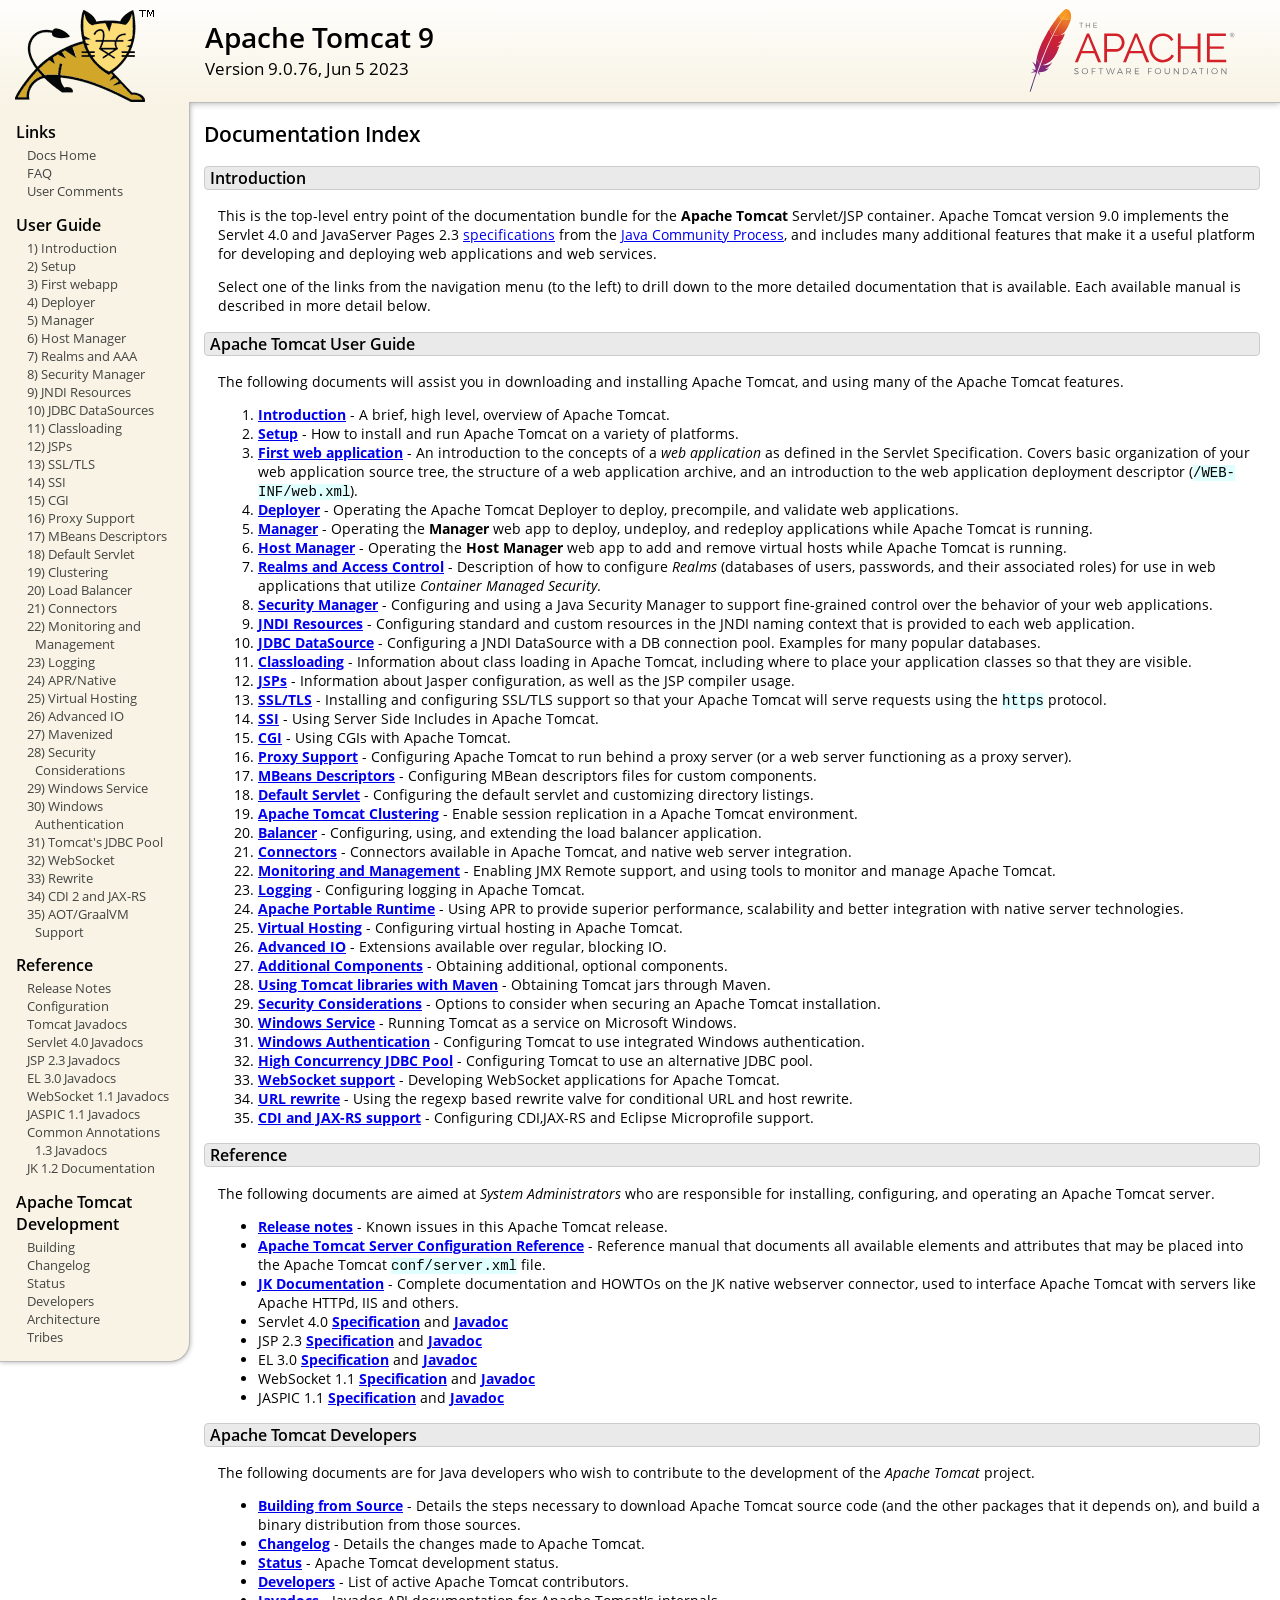
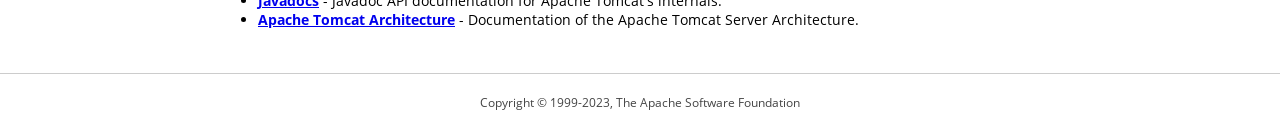
<file: webapps/docs/index.html>
<!DOCTYPE html SYSTEM "about:legacy-compat">
<html lang="en"><head><META http-equiv="Content-Type" content="text/html; charset=UTF-8"><link href="./images/docs-stylesheet.css" rel="stylesheet" type="text/css"><title>Apache Tomcat 9 (9.0.76) - Documentation Index</title><meta name="author" content="Craig R. McClanahan"><meta name="author" content="Remy Maucherat"><meta name="author" content="Yoav Shapira"></head><body><div id="wrapper"><header><div id="header"><div><div><div class="logo noPrint"><a href="https://tomcat.apache.org/"><img alt="Tomcat Home" src="./images/tomcat.png"></a></div><div style="height: 1px;"></div><div class="asfLogo noPrint"><a href="https://www.apache.org/" target="_blank"><img src="./images/asf-logo.svg" alt="The Apache Software Foundation" style="width: 266px; height: 83px;"></a></div><h1>Apache Tomcat 9</h1><div class="versionInfo">
            Version 9.0.76,
            <time datetime="2023-06-05">Jun 5 2023</time></div><div style="height: 1px;"></div><div style="clear: left;"></div></div></div></div></header><div id="middle"><div><div id="mainLeft" class="noprint"><div><nav><div><h2>Links</h2><ul><li><a href="index.html">Docs Home</a></li><li><a href="https://cwiki.apache.org/confluence/display/TOMCAT/FAQ">FAQ</a></li><li><a href="#comments_section">User Comments</a></li></ul></div><div><h2>User Guide</h2><ul><li><a href="introduction.html">1) Introduction</a></li><li><a href="setup.html">2) Setup</a></li><li><a href="appdev/index.html">3) First webapp</a></li><li><a href="deployer-howto.html">4) Deployer</a></li><li><a href="manager-howto.html">5) Manager</a></li><li><a href="host-manager-howto.html">6) Host Manager</a></li><li><a href="realm-howto.html">7) Realms and AAA</a></li><li><a href="security-manager-howto.html">8) Security Manager</a></li><li><a href="jndi-resources-howto.html">9) JNDI Resources</a></li><li><a href="jndi-datasource-examples-howto.html">10) JDBC DataSources</a></li><li><a href="class-loader-howto.html">11) Classloading</a></li><li><a href="jasper-howto.html">12) JSPs</a></li><li><a href="ssl-howto.html">13) SSL/TLS</a></li><li><a href="ssi-howto.html">14) SSI</a></li><li><a href="cgi-howto.html">15) CGI</a></li><li><a href="proxy-howto.html">16) Proxy Support</a></li><li><a href="mbeans-descriptors-howto.html">17) MBeans Descriptors</a></li><li><a href="default-servlet.html">18) Default Servlet</a></li><li><a href="cluster-howto.html">19) Clustering</a></li><li><a href="balancer-howto.html">20) Load Balancer</a></li><li><a href="connectors.html">21) Connectors</a></li><li><a href="monitoring.html">22) Monitoring and Management</a></li><li><a href="logging.html">23) Logging</a></li><li><a href="apr.html">24) APR/Native</a></li><li><a href="virtual-hosting-howto.html">25) Virtual Hosting</a></li><li><a href="aio.html">26) Advanced IO</a></li><li><a href="maven-jars.html">27) Mavenized</a></li><li><a href="security-howto.html">28) Security Considerations</a></li><li><a href="windows-service-howto.html">29) Windows Service</a></li><li><a href="windows-auth-howto.html">30) Windows Authentication</a></li><li><a href="jdbc-pool.html">31) Tomcat's JDBC Pool</a></li><li><a href="web-socket-howto.html">32) WebSocket</a></li><li><a href="rewrite.html">33) Rewrite</a></li><li><a href="cdi.html">34) CDI 2 and JAX-RS</a></li><li><a href="graal.html">35) AOT/GraalVM Support</a></li></ul></div><div><h2>Reference</h2><ul><li><a href="RELEASE-NOTES.txt">Release Notes</a></li><li><a href="config/index.html">Configuration</a></li><li><a href="api/index.html">Tomcat Javadocs</a></li><li><a href="servletapi/index.html">Servlet 4.0 Javadocs</a></li><li><a href="jspapi/index.html">JSP 2.3 Javadocs</a></li><li><a href="elapi/index.html">EL 3.0 Javadocs</a></li><li><a href="websocketapi/index.html">WebSocket 1.1 Javadocs</a></li><li><a href="jaspicapi/index.html">JASPIC 1.1 Javadocs</a></li><li><a href="annotationapi/index.html">Common Annotations 1.3 Javadocs</a></li><li><a href="https://tomcat.apache.org/connectors-doc/">JK 1.2 Documentation</a></li></ul></div><div><h2>Apache Tomcat Development</h2><ul><li><a href="building.html">Building</a></li><li><a href="changelog.html">Changelog</a></li><li><a href="https://cwiki.apache.org/confluence/display/TOMCAT/Tomcat+Versions">Status</a></li><li><a href="developers.html">Developers</a></li><li><a href="architecture/index.html">Architecture</a></li><li><a href="tribes/introduction.html">Tribes</a></li></ul></div></nav></div></div><div id="mainRight"><div id="content"><h2>Documentation Index</h2><h3 id="Introduction">Introduction</h3><div class="text">

<p>This is the top-level entry point of the documentation bundle for the
<strong>Apache Tomcat</strong> Servlet/JSP container.  Apache Tomcat version
9.0 implements the Servlet 4.0 and JavaServer Pages 2.3
<a href="https://cwiki.apache.org/confluence/display/TOMCAT/Specifications">specifications</a> from the
<a href="https://www.jcp.org">Java Community Process</a>, and includes many
additional features that make it a useful platform for developing and deploying
web applications and web services.</p>

<p>Select one of the links from the navigation menu (to the left) to drill
down to the more detailed documentation that is available.  Each available
manual is described in more detail below.</p>

</div><h3 id="Apache_Tomcat_User_Guide">Apache Tomcat User Guide</h3><div class="text">

<p>The following documents will assist you in downloading and installing
Apache Tomcat, and using many of the Apache Tomcat features.</p>

<ol>
<li><a href="introduction.html"><strong>Introduction</strong></a> - A
    brief, high level, overview of Apache Tomcat.</li>
<li><a href="setup.html"><strong>Setup</strong></a> - How to install and run
    Apache Tomcat on a variety of platforms.</li>
<li><a href="appdev/index.html"><strong>First web application</strong></a>
    - An introduction to the concepts of a <em>web application</em> as defined
    in the Servlet Specification.  Covers basic organization of your web application
    source tree, the structure of a web application archive, and an
    introduction to the web application deployment descriptor
    (<code>/WEB-INF/web.xml</code>).</li>
<li><a href="deployer-howto.html"><strong>Deployer</strong></a> -
    Operating the Apache Tomcat Deployer to deploy, precompile, and validate web
    applications.</li>
<li><a href="manager-howto.html"><strong>Manager</strong></a> -
    Operating the <strong>Manager</strong> web app to deploy, undeploy, and
    redeploy applications while Apache Tomcat is running.</li>
<li><a href="host-manager-howto.html"><strong>Host Manager</strong></a> -
    Operating the <strong>Host Manager</strong> web app to add and remove
    virtual hosts while Apache Tomcat is running.</li>
<li><a href="realm-howto.html"><strong>Realms and Access Control</strong></a>
    - Description of how to configure <em>Realms</em> (databases of users,
    passwords, and their associated roles) for use in web applications that
    utilize <em>Container Managed Security</em>.</li>
<li><a href="security-manager-howto.html"><strong>Security Manager</strong></a>
    - Configuring and using a Java Security Manager to
    support fine-grained control over the behavior of your web applications.
    </li>
<li><a href="jndi-resources-howto.html"><strong>JNDI Resources</strong></a>
    - Configuring standard and custom resources in the JNDI naming context
    that is provided to each web application.</li>
<li><a href="jndi-datasource-examples-howto.html">
    <strong>JDBC DataSource</strong></a>
    - Configuring a JNDI DataSource with a DB connection pool.
    Examples for many popular databases.</li>
<li><a href="class-loader-howto.html"><strong>Classloading</strong></a>
    - Information about class loading in Apache Tomcat, including where to place
    your application classes so that they are visible.</li>
<li><a href="jasper-howto.html"><strong>JSPs</strong></a>
    - Information about Jasper configuration, as well as the JSP compiler
    usage.</li>
<li><a href="ssl-howto.html"><strong>SSL/TLS</strong></a> -
    Installing and configuring SSL/TLS support so that your Apache Tomcat will
    serve requests using the <code>https</code> protocol.</li>
<li><a href="ssi-howto.html"><strong>SSI</strong></a> -
    Using Server Side Includes in Apache Tomcat.</li>
<li><a href="cgi-howto.html"><strong>CGI</strong></a> -
    Using CGIs with Apache Tomcat.</li>
<li><a href="proxy-howto.html"><strong>Proxy Support</strong></a> -
    Configuring Apache Tomcat to run behind a proxy server (or a web server
    functioning as a proxy server).</li>
<li><a href="mbeans-descriptors-howto.html"><strong>MBeans Descriptors</strong></a> -
    Configuring MBean descriptors files for custom components.</li>
<li><a href="default-servlet.html"><strong>Default Servlet</strong></a> -
    Configuring the default servlet and customizing directory listings.</li>
<li><a href="cluster-howto.html"><strong>Apache Tomcat Clustering</strong></a> -
    Enable session replication in a Apache Tomcat environment.</li>
<li><a href="balancer-howto.html"><strong>Balancer</strong></a> -
    Configuring, using, and extending the load balancer application.</li>
<li><a href="connectors.html"><strong>Connectors</strong></a> -
    Connectors available in Apache Tomcat, and native web server integration.</li>
<li><a href="monitoring.html"><strong>Monitoring and Management</strong></a> -
    Enabling JMX Remote support, and using tools to monitor and manage Apache Tomcat.</li>
<li><a href="logging.html"><strong>Logging</strong></a> -
    Configuring logging in Apache Tomcat.</li>
<li><a href="apr.html"><strong>Apache Portable Runtime</strong></a> -
    Using APR to provide superior performance, scalability and better
    integration with native server technologies.</li>
<li><a href="virtual-hosting-howto.html"><strong>Virtual Hosting</strong></a> -
    Configuring virtual hosting in Apache Tomcat.</li>
<li><a href="aio.html"><strong>Advanced IO</strong></a> -
    Extensions available over regular, blocking IO.</li>
<li><a href="extras.html"><strong>Additional Components</strong></a> -
    Obtaining additional, optional components.</li>
<li><a href="maven-jars.html"><strong>Using Tomcat libraries with Maven</strong></a> -
    Obtaining Tomcat jars through Maven.</li>
<li><a href="security-howto.html"><strong>Security Considerations</strong></a> -
    Options to consider when securing an Apache Tomcat installation.</li>
<li><a href="windows-service-howto.html"><strong>Windows Service</strong></a> -
    Running Tomcat as a service on Microsoft Windows.</li>
<li><a href="windows-auth-howto.html"><strong>Windows Authentication</strong></a> -
    Configuring Tomcat to use integrated Windows authentication.</li>
<li><a href="jdbc-pool.html"><strong>High Concurrency JDBC Pool</strong></a> -
    Configuring Tomcat to use an alternative JDBC pool.</li>
<li><a href="web-socket-howto.html"><strong>WebSocket support</strong></a> -
    Developing WebSocket applications for Apache Tomcat.</li>
<li><a href="rewrite.html"><strong>URL rewrite</strong></a> -
    Using the regexp based rewrite valve for conditional URL and host rewrite.</li>
<li><a href="cdi.html"><strong>CDI and JAX-RS support</strong></a> -
    Configuring CDI,JAX-RS and Eclipse Microprofile support.</li>
</ol>

</div><h3 id="Reference">Reference</h3><div class="text">

<p>The following documents are aimed at <em>System Administrators</em> who
are responsible for installing, configuring, and operating an Apache Tomcat server.
</p>
<ul>
<li><a href="RELEASE-NOTES.txt"><strong>Release notes</strong></a>
    - Known issues in this Apache Tomcat release.
    </li>
<li><a href="config/index.html"><strong>Apache Tomcat Server Configuration Reference</strong></a>
    - Reference manual that documents all available elements and attributes
      that may be placed into the Apache Tomcat <code>conf/server.xml</code> file.
    </li>
<li><a href="https://tomcat.apache.org/connectors-doc/index.html"><strong>JK Documentation</strong></a>
    - Complete documentation and HOWTOs on the JK native webserver connector,
      used to interface Apache Tomcat with servers like Apache HTTPd, IIS
      and others.</li>
<li>Servlet 4.0
    <a href="https://jcp.org/aboutJava/communityprocess/final/jsr369/index.html">
    <strong>Specification</strong></a> and
    <a href="https://javaee.github.io/javaee-spec/javadocs/javax/servlet/package-summary.html">
    <strong>Javadoc</strong></a>
    </li>
<li>JSP 2.3
    <a href="https://jcp.org/aboutJava/communityprocess/mrel/jsr245/index2.html">
    <strong>Specification</strong></a> and
    <a href="http://docs.oracle.com/javaee/7/api/javax/servlet/jsp/package-summary.html">
    <strong>Javadoc</strong></a>
    </li>
<li>EL 3.0
    <a href="https://jcp.org/aboutJava/communityprocess/final/jsr341/index.html">
    <strong>Specification</strong></a> and
    <a href="http://docs.oracle.com/javaee/7/api/javax/el/package-summary.html">
    <strong>Javadoc</strong></a>
    </li>
<li>WebSocket 1.1
    <a href="https://jcp.org/aboutJava/communityprocess/mrel/jsr356/index.html">
    <strong>Specification</strong></a> and
    <a href="http://docs.oracle.com/javaee/7/api/javax/websocket/package-summary.html">
    <strong>Javadoc</strong></a>
    </li>
<li>JASPIC 1.1
    <a href="https://jcp.org/aboutJava/communityprocess/mrel/jsr196/index.html">
    <strong>Specification</strong></a> and
    <a href="http://docs.oracle.com/javaee/7/api/javax/security/auth/message/package-summary.html">
    <strong>Javadoc</strong></a>
    </li>
</ul>

</div><h3 id="Apache_Tomcat_Developers">Apache Tomcat Developers</h3><div class="text">

<p>The following documents are for Java developers who wish to contribute to
the development of the <em>Apache Tomcat</em> project.</p>
<ul>
<li><a href="building.html"><strong>Building from Source</strong></a> -
    Details the steps necessary to download Apache Tomcat source code (and the
    other packages that it depends on), and build a binary distribution from
    those sources.
    </li>
<li><a href="changelog.html"><strong>Changelog</strong></a> - Details the
    changes made to Apache Tomcat.
    </li>
<li><a href="https://wiki.apache.org/tomcat/TomcatVersions"><strong>Status</strong></a> -
    Apache Tomcat development status.
    </li>
<li><a href="developers.html"><strong>Developers</strong></a> - List of active
    Apache Tomcat contributors.
    </li>
<li><a href="api/index.html"><strong>Javadocs</strong></a>
    - Javadoc API documentation for Apache Tomcat's internals.</li>
<li><a href="architecture/index.html"><strong>Apache Tomcat Architecture</strong></a>
    - Documentation of the Apache Tomcat Server Architecture.</li>
</ul>

</div></div></div></div></div><footer><div id="footer">
    Copyright &copy; 1999-2023, The Apache Software Foundation
    </div></footer></div></body></html>
</file>
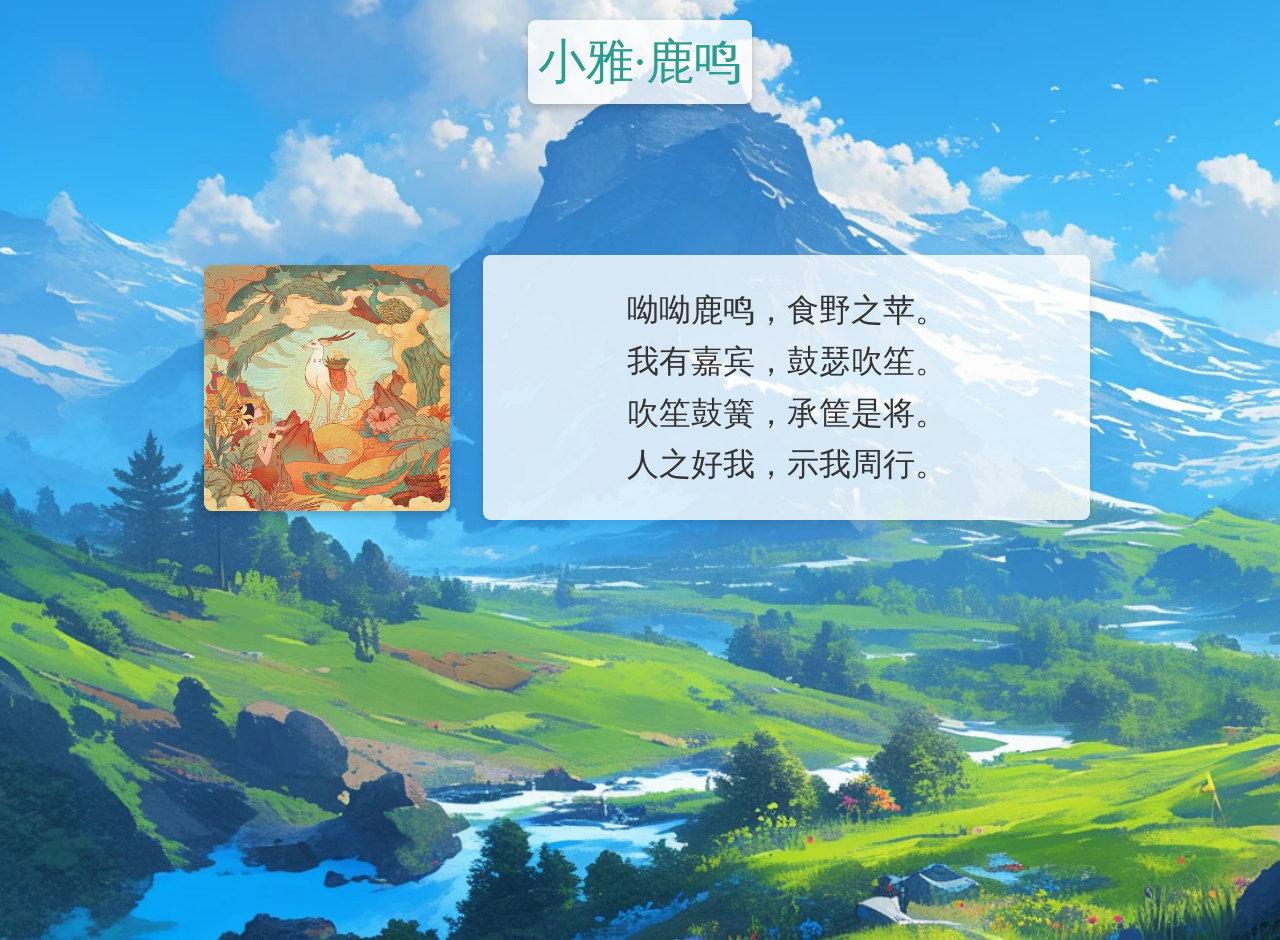
<file: webapps/examples/index.html>
<!DOCTYPE html>
<html lang="zh-CN">
<head>
    <meta charset="UTF-8">
    <meta name="viewport" content="width=device-width, initial-scale=1.0">
    <title>鹿鸣 - 诗经</title>
    <style>
        body {
            background-image: url('bg.png');
            background-repeat: no-repeat;
            background-size: cover;
            font-family: "宋体", serif;
            color: #333;
            margin: 0;
            padding: 20px;
            display: flex;
            flex-direction: column;
            align-items: center;
            justify-content: center;
            height: 100vh;
            overflow: hidden;
        }

        .title {
            font-size: 3em;
            color: #2a9d8f;
            cursor: pointer;
            transition: color 0.3s, font-weight 0.3s;
            margin-bottom: 30px;
            text-decoration: none; 
	    background-color: rgba(255, 255, 255, 0.8);
            border-radius: 8px; 
            box-shadow: 0 4px 8px rgba(0, 0, 0, 0.2);
            text-align: center;
	    padding: 10px;
        }

        .title:hover {
            font-weight: bold;
            color: #e76f51;
        }

        .container {
            display: flex;
            align-items: center;
            width: 100%;
            max-width: 900px;
            margin: auto;
            gap: 20px;
	    margin-bottom: 400px;
        }

        .image-container {
            flex: 1;
            display: flex;
            justify-content: center;
            align-items: center;
        }

        img {
            max-width: 100%;
            height: auto;
            border-radius: 8px;
            box-shadow: 0 4px 8px rgba(0, 0, 0, 0.2);
            width: 90%;
            object-fit: cover;
        }

        .poem-container {
            flex: 2;
            background-color: rgba(255, 255, 255, 0.8);
            padding: 30px;
            border-radius: 8px;
            box-shadow: 0 4px 8px rgba(0, 0, 0, 0.1);
            display: flex;
            justify-content: center;
            align-items: center;
        }

        .content {
            font-size: 2em;
            line-height: 1.6;
            color: #333;
            text-align: center;
            margin: 0;
            cursor: pointer; 
            text-decoration: none; 
        }

        .content:hover {
            font-weight: bold; 
            color: #e76f51; 
        }
    </style>
</head>
<body>

    <audio autoplay loop>
        <source src="looknight.mp3" type="audio/mpeg">
    </audio>

    <a href="poem_info.html" class="title">小雅·鹿鸣</a>
    <div class="container">
        <div class="image-container">
            <img src="OIP.jpeg" alt="鹿鸣背景图片" title="鹿鸣">
        </div>
        <div class="poem-container">
            <a href="poem_info.html" class="content">
                呦呦鹿鸣，食野之苹。<br>
                我有嘉宾，鼓瑟吹笙。<br>
                吹笙鼓簧，承筐是将。<br>
                人之好我，示我周行。
            </a>
        </div>
    </div>

</body>
</html>
</file>
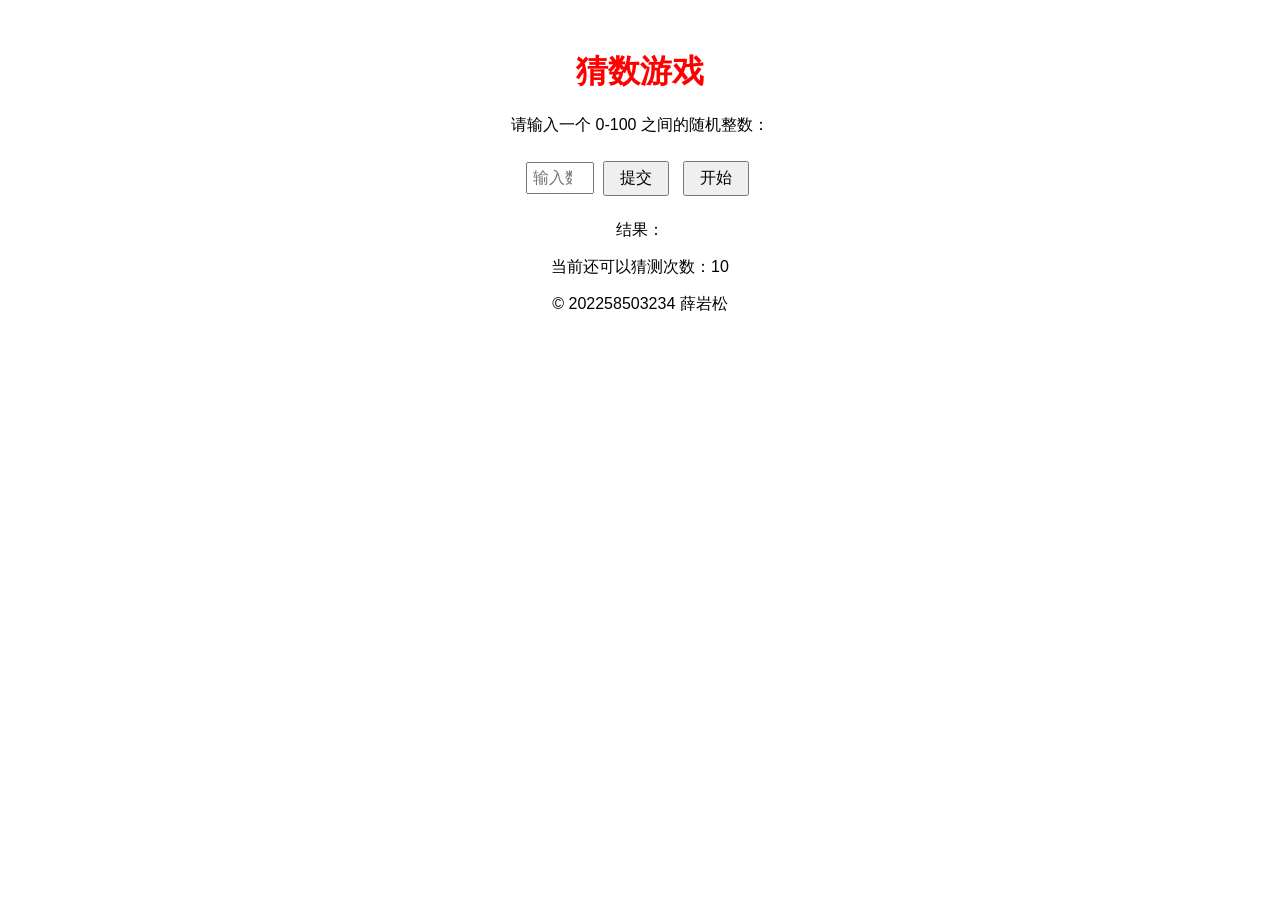
<file: webapps/front-game-js/index.html>
<!DOCTYPE html>
<html lang="en">
<head>
    <meta charset="UTF-8">
    <meta name="viewport" content="width=device-width, initial-scale=1.0">
    <title>猜数游戏</title>
    <style>
        body {
            font-family: Arial, sans-serif;
            text-align: center;
            margin: 50px;
        }
        h1 {
            color: red;
        }
        input {
            margin: 10px 0;
            padding: 5px;
            font-size: 16px;
        }
        button {
            padding: 5px 15px;
            font-size: 16px;
            margin: 5px;
        }
    </style>
</head>
<body>
    <h1>猜数游戏</h1>
    <p>请输入一个 0-100 之间的随机整数：</p>
    <input type="number" id="guessInput" placeholder="输入数字" min="0" max="100">
    <button id="submitBtn">提交</button>
    <button id="startBtn">开始</button>
    <p>结果：<span id="result"></span></p>
    <p>当前还可以猜测次数：<span id="remainingAttempts">10</span></p>
    <script>
        let randomNumber;
        let attempts = 10;

        function resetGame() {
            randomNumber = Math.floor(Math.random() * 101);
            attempts = 10;
            document.getElementById('result').innerText = '';
            document.getElementById('remainingAttempts').innerText = attempts;
            document.getElementById('guessInput').value = '';
            alert("游戏开始！请猜一个 0-100 之间的数字！");
        }

        document.getElementById('startBtn').addEventListener('click', resetGame);

        document.getElementById('submitBtn').addEventListener('click', function () {
            if (attempts === 0) {
                alert("游戏结束，请点击“开始”重新开始！");
                return;
            }

            const userGuess = parseInt(document.getElementById('guessInput').value);
            if (isNaN(userGuess) || userGuess < 0 || userGuess > 100) {
                alert("请输入一个有效的数字（0-100之间）！");
                return;
            }

            attempts--;
            document.getElementById('remainingAttempts').innerText = attempts;

            if (userGuess === randomNumber) {
                document.getElementById('result').innerText = "恭喜你，猜对了！";
                alert("你赢了！点击“开始”重新开始！");
            } else if (userGuess > randomNumber) {
                document.getElementById('result').innerText = "太大了！";
            } else {
                document.getElementById('result').innerText = "太小了！";
            }

            if (attempts === 0 && userGuess !== randomNumber) {
                document.getElementById('result').innerText = `游戏结束，正确答案是 ${randomNumber}。`;
            }
        });

        // 初始化游戏
        resetGame();
    </script>
</body>
<footer>
    &copy; 202258503234 薛岩松
</footer>


</html>
</file>
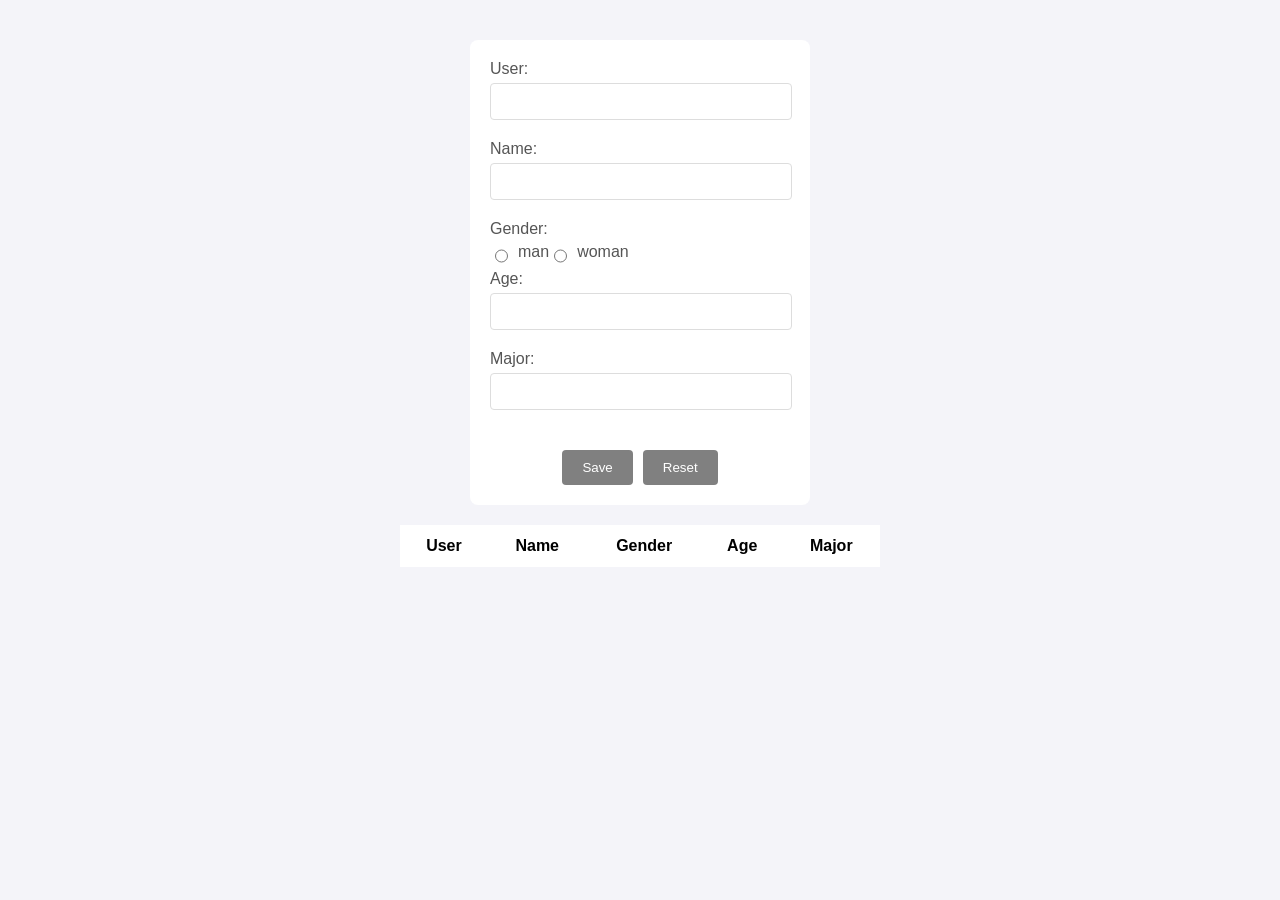
<file: webapps/front-is/index.html>
<!DOCTYPE html>
<html>

<head>
    <meta charset="UTF-8">
    <title>JS简单应用</title>
    <style>
        body {
            font-family: Arial, sans-serif;
            background-color: #f4f4f9;
            color: #333;
            margin: 0;
            padding: 20px;
        }

        h1 {
            text-align: center;
            color: #4a4a4a;
        }

        form,
        table {
            width: 300px;
            max-width: 480px;
            margin: 20px auto;
            background: white;
            padding: 20px;
            border-radius: 8px;
        }

        label {
            display: block;
            margin-bottom: 5px;
            color: #555;
        }

        input[type="text"],
        input[type="number"] {
            width: 280px;
            padding: 10px;
            margin-bottom: 20px;
            border: 1px solid #ddd;
            border-radius: 4px;
        }

        input[type="radio"] {
            margin-right: 10px;
        }

        .button-group {
            display: flex;
            justify-content: center;
            gap: 10px;
            margin-top: 20px;
        }

        button {
            padding: 10px 20px;
            border: none;
            border-radius: 4px;
            cursor: pointer;
            color: white;
            background-color: gray;
        }

        table {
            border-collapse: collapse;
            width: 100%;
        }

        th,
        td {
            padding: 12px 15px;
        }

        tbody tr:last-child td {
            border-bottom: none;
        }

        th {
            background-color: white;
            color: black;
        }
    </style>
</head>

<body>

    <form id="userInfoForm">
	    <label for="username">User:</label>
        <input type="text" id="username" name="username" required><br>

        <label for="name">Name:</label>
        <input type="text" id="name" name="name" required><br>

        <label>Gender:</label>
        <div style="display: inline-flex;">
            <input type="radio" id="male" name="gender" value="man">
            <label for="male">man</label>
            <input type="radio" id="female" name="gender" value="woman">
            <label for="female">woman</label>
        </div><br>

        <label for="age">Age:</label>
        <input type="number" id="age" name="age" min="0" required><br>

        <label for="job">Major:</label>
        <input type="text" id="job" name="job" required><br>

        <div class="button-group">
		<button type="button" onclick="saveUserInfo()">Save</button>
            <button type="reset">Reset</button>
        </div>
    </form>
    </form>

    <table id="userTable">
        <thead>
            <tr>
                <th>User</th>
                <th>Name</th>
                <th>Gender</th>
                <th>Age</th>
                <th>Major</th>
            </tr>
        </thead>
        <tbody>
            
        </tbody>
    </table>

    <script>
        function saveUserInfo() {
            const form = document.getElementById('userInfoForm');
            const tableBody = document.getElementById('userTable').getElementsByTagName('tbody')[0];
            const row = tableBody.insertRow();

            ['username', 'name', 'gender', 'age', 'job'].forEach(fieldName => {
                const cell = row.insertCell();
                cell.textContent = form.elements[fieldName].value;
            });

            form.reset();
        }
    </script>
</body>

</html>
</file>
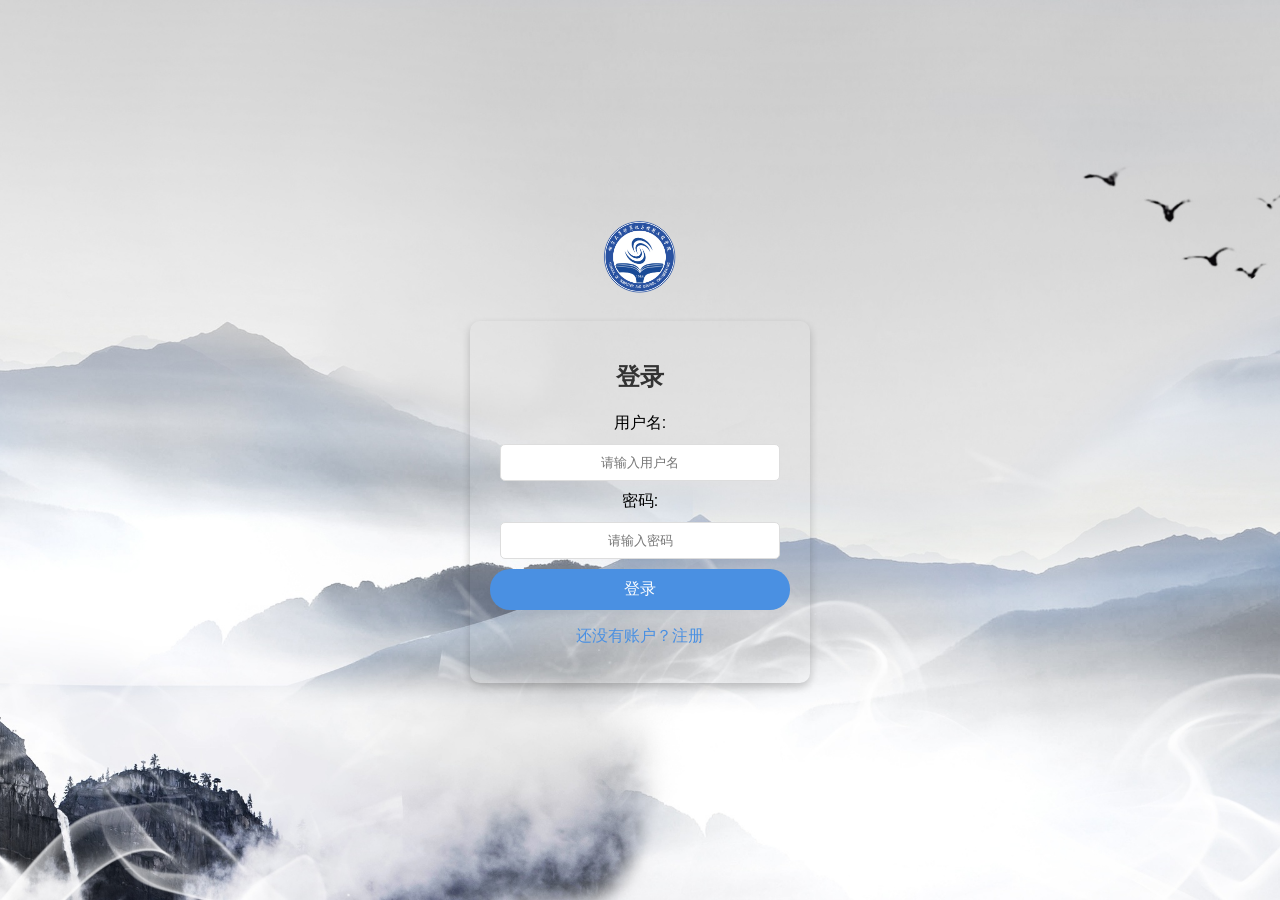
<file: webapps/front-learning/index.html>
<!DOCTYPE html>
<html lang="en">
<head>
    <meta charset="UTF-8">
    <meta name="viewport" content="width=device-width, initial-scale=1.0">
    <title>登录页面</title>
    <link rel="stylesheet" href="style.css">
</head>
<body>
    <div class="container">
        <img src="logo.png" alt="系统Logo" class="logo">
        <div class="form-background">
            <form action="#" method="post" class="login-form">
                <h2>登录</h2>
                <label for="username">用户名:</label>
                <input type="text" id="username" name="username" placeholder="请输入用户名" required>
                
                <label for="password">密码:</label>
                <input type="password" id="password" name="password" placeholder="请输入密码" required>

                <button type="submit" class="login-btn">登录</button>
            </form>
            <p><a href="register.html" class="register-link">还没有账户？注册</a></p>
        </div>
    </div>
</body>
</html>
</file>
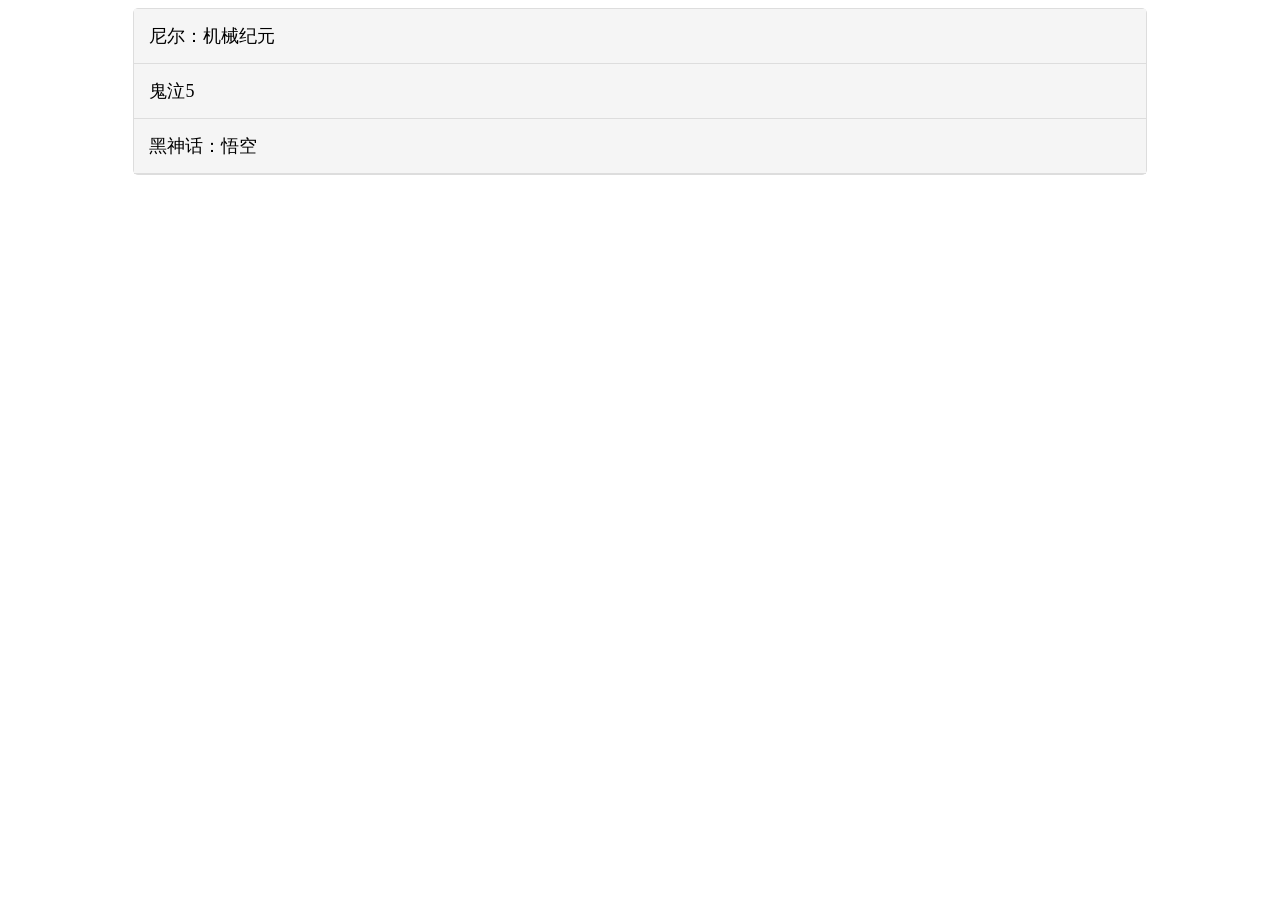
<file: webapps/front-select-down/index.html>
<!DOCTYPE html>
<html lang="en">
<head>
    <meta charset="UTF-8">
    <meta name="viewport" content="width=device-width, initial-scale=1.0">
    <title>test8</title>
    <link rel="stylesheet" href="styles.css">
</head>
<body>
    <div class="accordion">
        <div class="accordion-item">
            <input type="checkbox" id="item1" class="accordion-checkbox">
            <label for="item1" class="accordion-label">尼尔：机械纪元</label>
            <div class="accordion-content">
                <img src="nier.jpg"  class="content-image">
            </div>
        </div>
        <div class="accordion-item">
            <input type="checkbox" id="item2" class="accordion-checkbox">
            <label for="item2" class="accordion-label">鬼泣5</label>
            <div class="accordion-content">
                <img src="dmc5.jpg" class="content-image">
            </div>
        </div>
        <div class="accordion-item">
            <input type="checkbox" id="item3" class="accordion-checkbox">
            <label for="item3" class="accordion-label">黑神话：悟空</label>
            <div class="accordion-content">
                <img src="bmwk.jpg" class="content-image">
            </div>
        </div>
    </div>
</body>
</html>
</file>
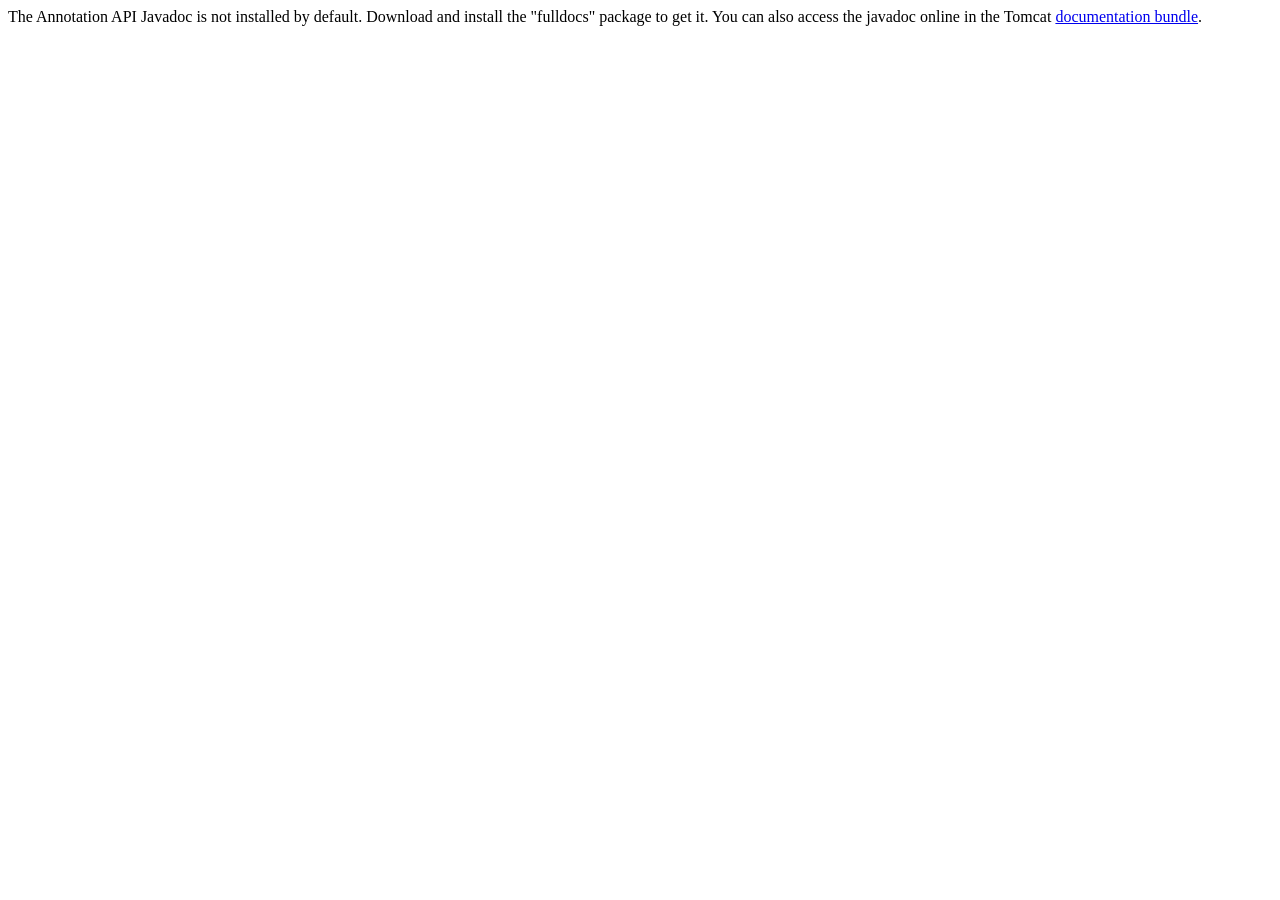
<file: webapps/docs/annotationapi/index.html>
<!--
  Licensed to the Apache Software Foundation (ASF) under one or more
  contributor license agreements.  See the NOTICE file distributed with
  this work for additional information regarding copyright ownership.
  The ASF licenses this file to You under the Apache License, Version 2.0
  (the "License"); you may not use this file except in compliance with
  the License.  You may obtain a copy of the License at

      http://www.apache.org/licenses/LICENSE-2.0

  Unless required by applicable law or agreed to in writing, software
  distributed under the License is distributed on an "AS IS" BASIS,
  WITHOUT WARRANTIES OR CONDITIONS OF ANY KIND, either express or implied.
  See the License for the specific language governing permissions and
  limitations under the License.
-->
<!DOCTYPE html>
<html>
<head>
    <meta charset="UTF-8" />
    <title>API docs</title>
</head>

<body>

The Annotation API Javadoc is not installed by default. Download and install
the "fulldocs" package to get it.

You can also access the javadoc online in the Tomcat
<a href="https://tomcat.apache.org/tomcat-9.0-doc/">
    documentation bundle</a>.

</body>
</html>
</file>
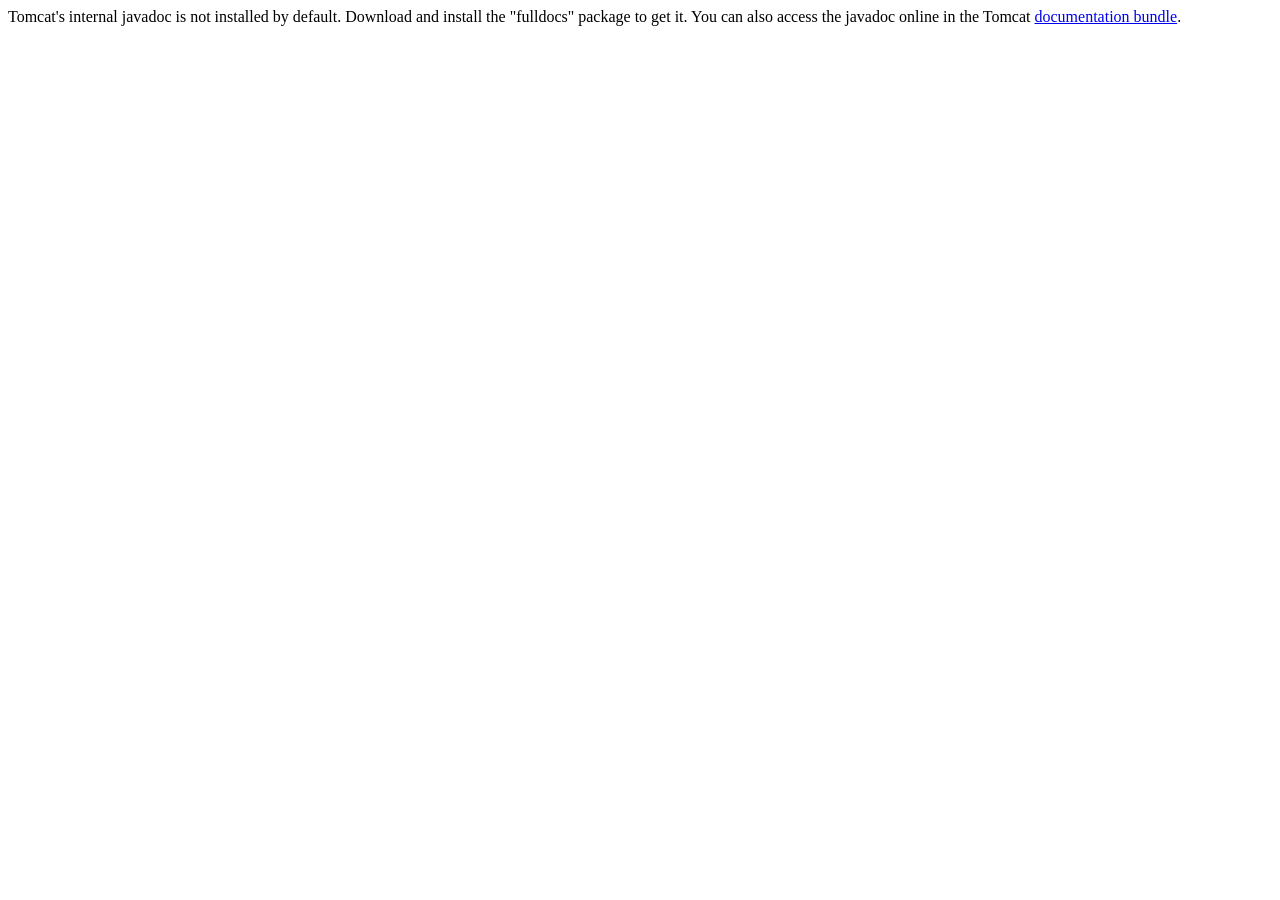
<file: webapps/docs/api/index.html>
<!--
  Licensed to the Apache Software Foundation (ASF) under one or more
  contributor license agreements.  See the NOTICE file distributed with
  this work for additional information regarding copyright ownership.
  The ASF licenses this file to You under the Apache License, Version 2.0
  (the "License"); you may not use this file except in compliance with
  the License.  You may obtain a copy of the License at

      http://www.apache.org/licenses/LICENSE-2.0

  Unless required by applicable law or agreed to in writing, software
  distributed under the License is distributed on an "AS IS" BASIS,
  WITHOUT WARRANTIES OR CONDITIONS OF ANY KIND, either express or implied.
  See the License for the specific language governing permissions and
  limitations under the License.
-->
<!DOCTYPE html>
<html>
    <head>
    <meta charset="UTF-8" />
    <title>API docs</title>
</head>

<body>

Tomcat's internal javadoc is not installed by default. Download and install
the "fulldocs" package to get it.

You can also access the javadoc online in the Tomcat
<a href="https://tomcat.apache.org/tomcat-9.0-doc/">
documentation bundle</a>.

</body>
</html>
</file>
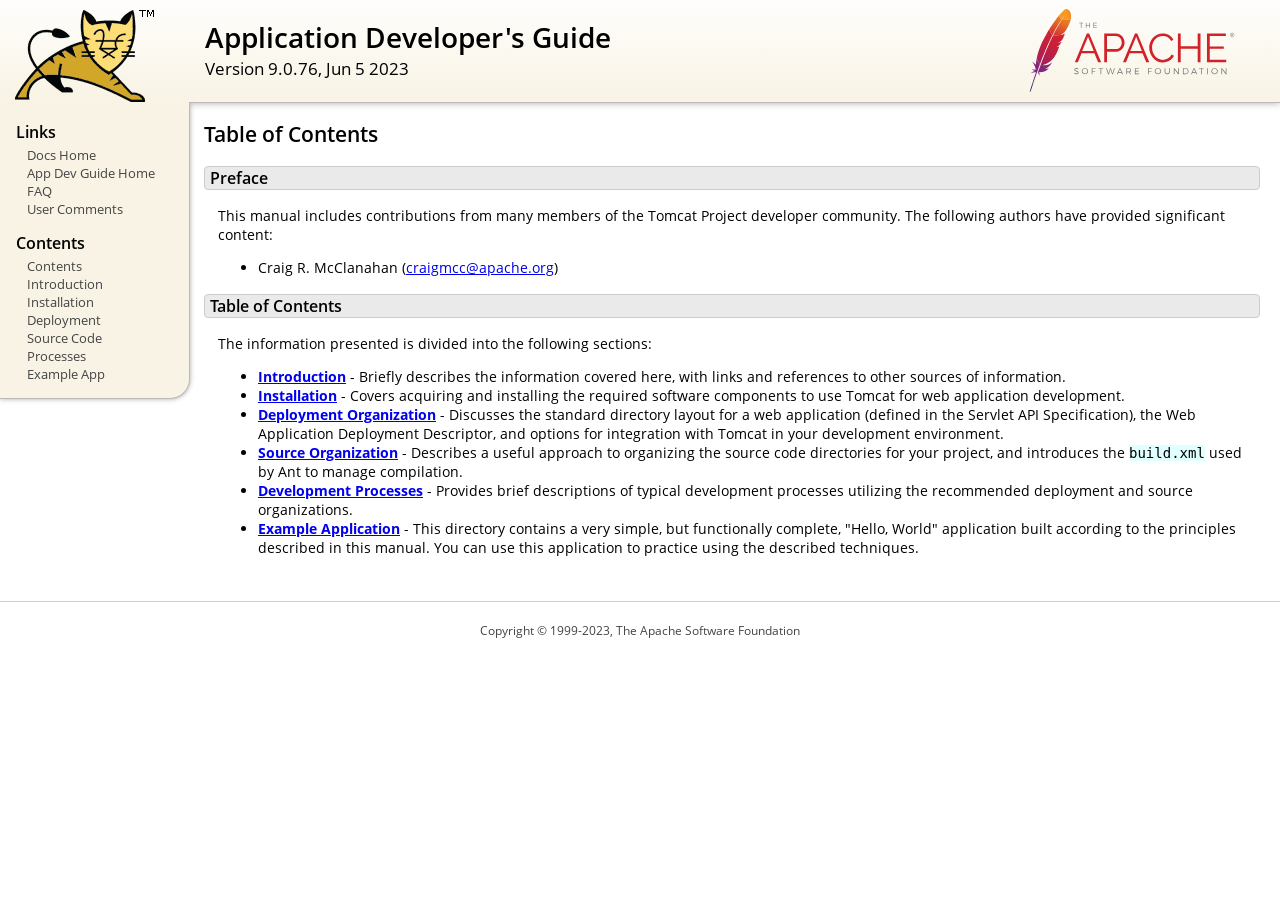
<file: webapps/docs/appdev/index.html>
<!DOCTYPE html SYSTEM "about:legacy-compat">
<html lang="en"><head><META http-equiv="Content-Type" content="text/html; charset=UTF-8"><link href="../images/docs-stylesheet.css" rel="stylesheet" type="text/css"><title>Application Developer's Guide (9.0.76) - Table of Contents</title><meta name="author" content="Craig R. McClanahan"></head><body><div id="wrapper"><header><div id="header"><div><div><div class="logo noPrint"><a href="https://tomcat.apache.org/"><img alt="Tomcat Home" src="../images/tomcat.png"></a></div><div style="height: 1px;"></div><div class="asfLogo noPrint"><a href="https://www.apache.org/" target="_blank"><img src="../images/asf-logo.svg" alt="The Apache Software Foundation" style="width: 266px; height: 83px;"></a></div><h1>Application Developer's Guide</h1><div class="versionInfo">
            Version 9.0.76,
            <time datetime="2023-06-05">Jun 5 2023</time></div><div style="height: 1px;"></div><div style="clear: left;"></div></div></div></div></header><div id="middle"><div><div id="mainLeft" class="noprint"><div><nav><div><h2>Links</h2><ul><li><a href="../index.html">Docs Home</a></li><li><a href="index.html">App Dev Guide Home</a></li><li><a href="https://cwiki.apache.org/confluence/display/TOMCAT/FAQ">FAQ</a></li><li><a href="#comments_section">User Comments</a></li></ul></div><div><h2>Contents</h2><ul><li><a href="index.html">Contents</a></li><li><a href="introduction.html">Introduction</a></li><li><a href="installation.html">Installation</a></li><li><a href="deployment.html">Deployment</a></li><li><a href="source.html">Source Code</a></li><li><a href="processes.html">Processes</a></li><li><a href="sample/">Example App</a></li></ul></div></nav></div></div><div id="mainRight"><div id="content"><h2>Table of Contents</h2><h3 id="Preface">Preface</h3><div class="text">

<p>This manual includes contributions from many members of the Tomcat Project
developer community.  The following authors have provided significant content:
</p>
<ul>
<li>Craig R. McClanahan
    (<a href="mailto:craigmcc@apache.org">craigmcc@apache.org</a>)</li>
</ul>

</div><h3 id="Table_of_Contents">Table of Contents</h3><div class="text">

<p>The information presented is divided into the following sections:</p>
<ul>
<li><a href="introduction.html"><strong>Introduction</strong></a> -
    Briefly describes the information covered here, with
    links and references to other sources of information.</li>
<li><a href="installation.html"><strong>Installation</strong></a> -
    Covers acquiring and installing the required software
    components to use Tomcat for web application development.</li>
<li><a href="deployment.html"><strong>Deployment Organization</strong></a> -
    Discusses the standard directory layout for a web application
    (defined in the Servlet API Specification), the Web Application
    Deployment Descriptor, and options for integration with Tomcat
    in your development environment.</li>
<li><a href="source.html"><strong>Source Organization</strong></a> -
    Describes a useful approach to organizing the source code
    directories for your project, and introduces the
    <code>build.xml</code> used by Ant to manage compilation.</li>
<li><a href="processes.html"><strong>Development Processes</strong></a> -
    Provides brief descriptions of typical development processes
    utilizing the recommended deployment and source organizations.</li>
<li><a href="sample/" target="_blank"><strong>Example Application</strong></a> -
    This directory contains a very simple, but functionally complete,
    "Hello, World" application built according to the principles
    described in this manual.  You can use this application to
    practice using the described techniques.</li>
</ul>

</div></div></div></div></div><footer><div id="footer">
    Copyright &copy; 1999-2023, The Apache Software Foundation
    </div></footer></div></body></html>
</file>
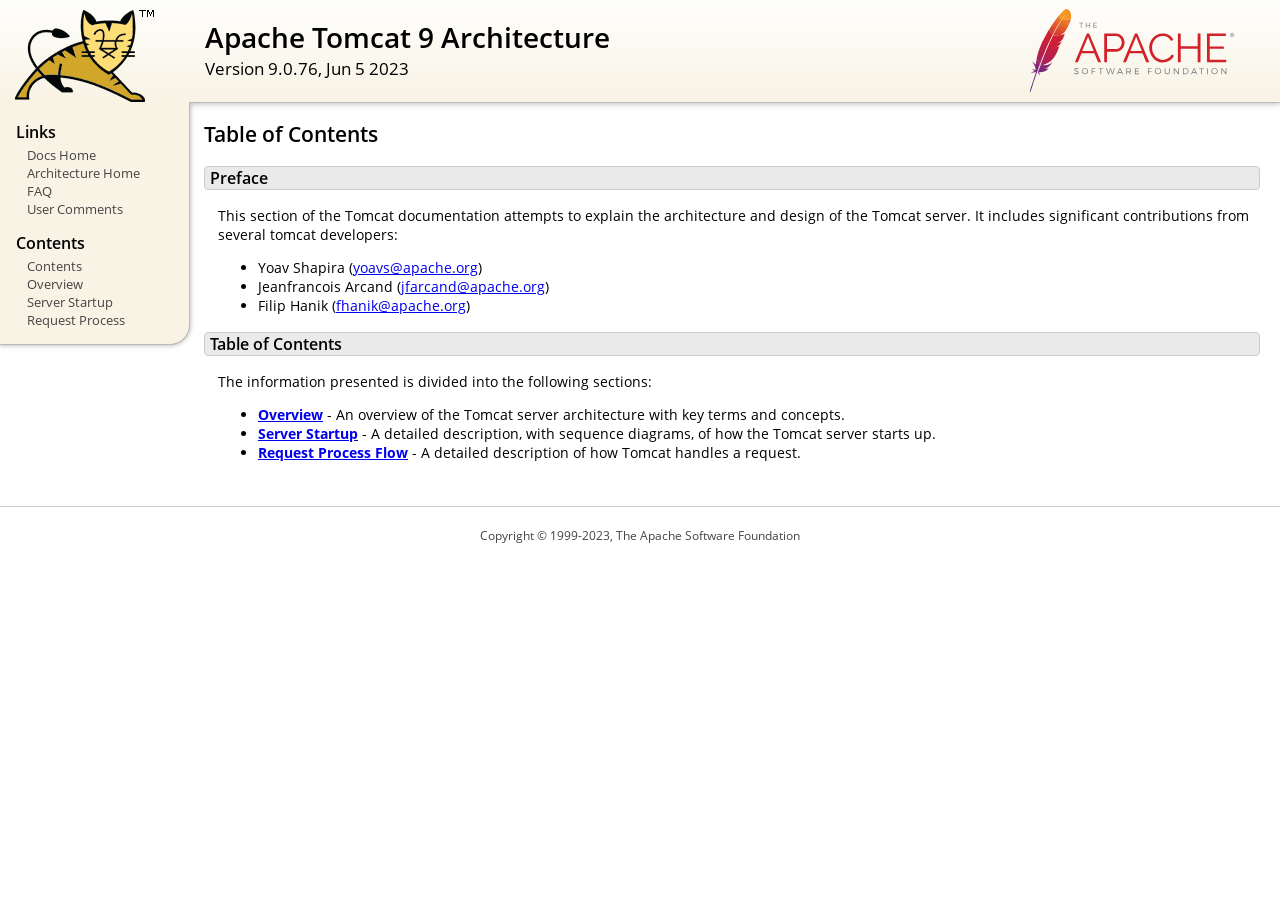
<file: webapps/docs/architecture/index.html>
<!DOCTYPE html SYSTEM "about:legacy-compat">
<html lang="en"><head><META http-equiv="Content-Type" content="text/html; charset=UTF-8"><link href="../images/docs-stylesheet.css" rel="stylesheet" type="text/css"><title>Apache Tomcat 9 Architecture (9.0.76) - Table of Contents</title><meta name="author" content="Yoav Shapira"></head><body><div id="wrapper"><header><div id="header"><div><div><div class="logo noPrint"><a href="https://tomcat.apache.org/"><img alt="Tomcat Home" src="../images/tomcat.png"></a></div><div style="height: 1px;"></div><div class="asfLogo noPrint"><a href="https://www.apache.org/" target="_blank"><img src="../images/asf-logo.svg" alt="The Apache Software Foundation" style="width: 266px; height: 83px;"></a></div><h1>Apache Tomcat 9 Architecture</h1><div class="versionInfo">
            Version 9.0.76,
            <time datetime="2023-06-05">Jun 5 2023</time></div><div style="height: 1px;"></div><div style="clear: left;"></div></div></div></div></header><div id="middle"><div><div id="mainLeft" class="noprint"><div><nav><div><h2>Links</h2><ul><li><a href="../index.html">Docs Home</a></li><li><a href="index.html">Architecture Home</a></li><li><a href="https://cwiki.apache.org/confluence/display/TOMCAT/FAQ">FAQ</a></li><li><a href="#comments_section">User Comments</a></li></ul></div><div><h2>Contents</h2><ul><li><a href="index.html">Contents</a></li><li><a href="overview.html">Overview</a></li><li><a href="startup.html">Server Startup</a></li><li><a href="requestProcess.html">Request Process</a></li></ul></div></nav></div></div><div id="mainRight"><div id="content"><h2>Table of Contents</h2><h3 id="Preface">Preface</h3><div class="text">

<p>This section of the Tomcat documentation attempts to explain
the architecture and design of the Tomcat server.  It includes significant
contributions from several tomcat developers:
</p>
<ul>
<li>Yoav Shapira
    (<a href="mailto:yoavs@apache.org">yoavs@apache.org</a>)</li>
<li>Jeanfrancois Arcand
    (<a href="mailto:jfarcand@apache.org">jfarcand@apache.org</a>)</li>
<li>Filip Hanik
    (<a href="mailto:fhanik@apache.org">fhanik@apache.org</a>)</li>
</ul>

</div><h3 id="Table_of_Contents">Table of Contents</h3><div class="text">

<p>The information presented is divided into the following sections:</p>
<ul>
<li><a href="overview.html"><strong>Overview</strong></a> -
    An overview of the Tomcat server architecture with key terms
    and concepts.</li>
<li><a href="startup.html"><strong>Server Startup</strong></a> -
    A detailed description, with sequence diagrams, of how the Tomcat
    server starts up.</li>
<li><a href="requestProcess.html"><strong>Request Process Flow</strong></a> -
    A detailed description of how Tomcat handles a request.</li>
</ul>

</div></div></div></div></div><footer><div id="footer">
    Copyright &copy; 1999-2023, The Apache Software Foundation
    </div></footer></div></body></html>
</file>
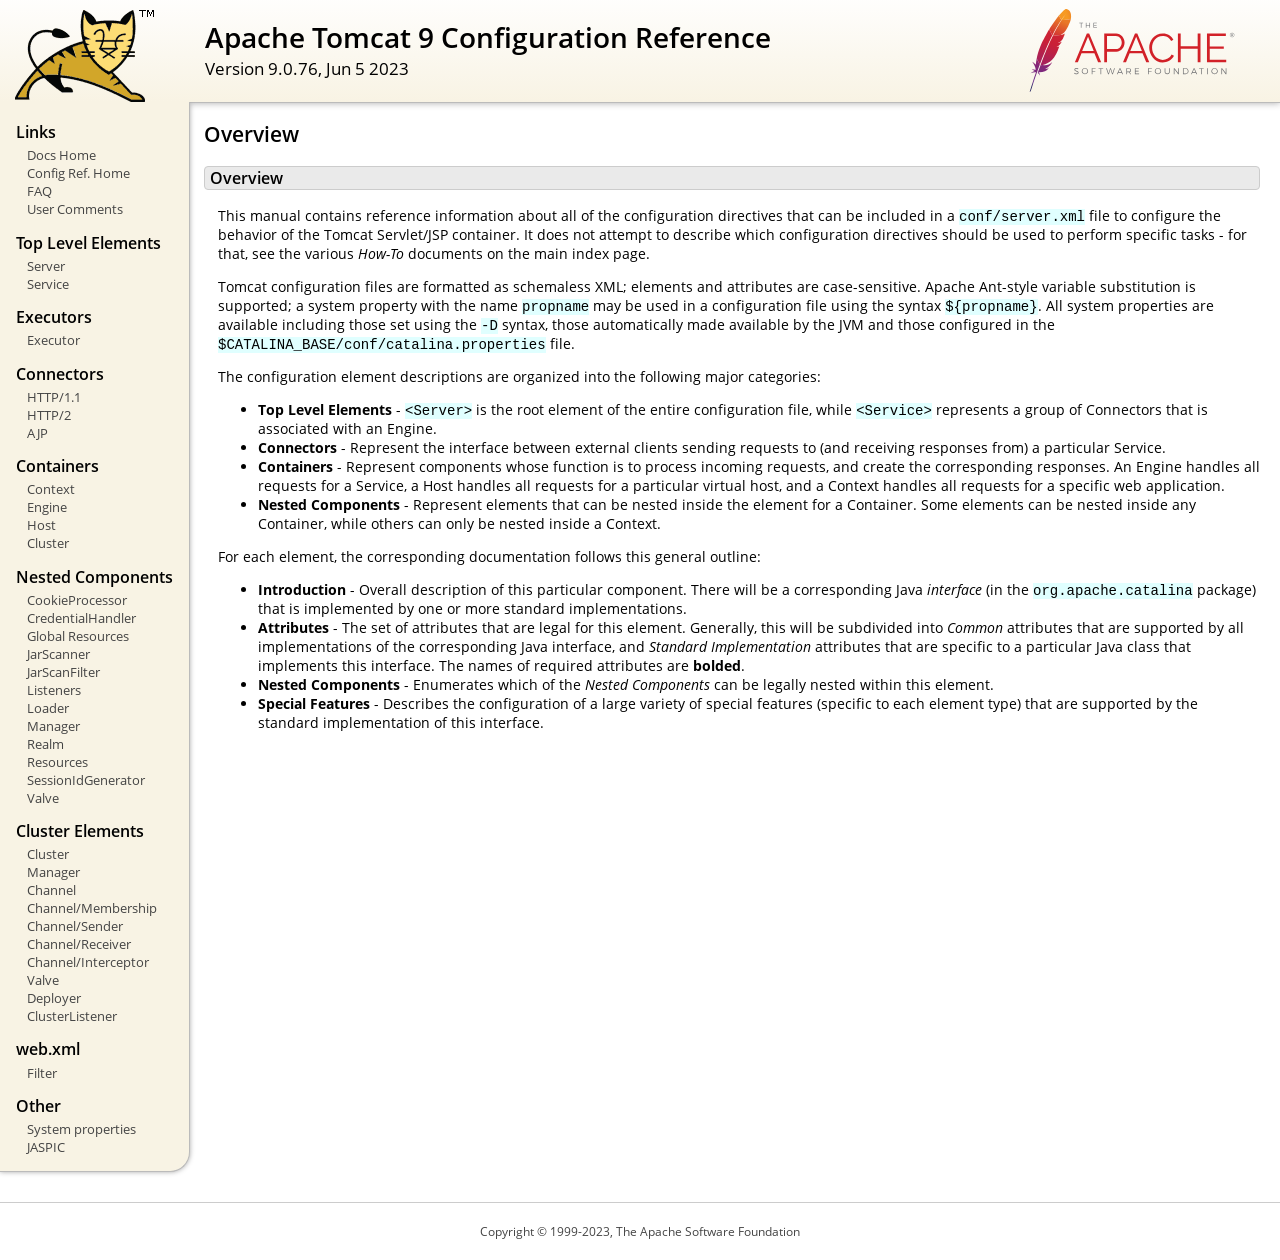
<file: webapps/docs/config/index.html>
<!DOCTYPE html SYSTEM "about:legacy-compat">
<html lang="en"><head><META http-equiv="Content-Type" content="text/html; charset=UTF-8"><link href="../images/docs-stylesheet.css" rel="stylesheet" type="text/css"><title>Apache Tomcat 9 Configuration Reference (9.0.76) - Overview</title><meta name="author" content="Craig R. McClanahan"></head><body><div id="wrapper"><header><div id="header"><div><div><div class="logo noPrint"><a href="https://tomcat.apache.org/"><img alt="Tomcat Home" src="../images/tomcat.png"></a></div><div style="height: 1px;"></div><div class="asfLogo noPrint"><a href="https://www.apache.org/" target="_blank"><img src="../images/asf-logo.svg" alt="The Apache Software Foundation" style="width: 266px; height: 83px;"></a></div><h1>Apache Tomcat 9 Configuration Reference</h1><div class="versionInfo">
            Version 9.0.76,
            <time datetime="2023-06-05">Jun 5 2023</time></div><div style="height: 1px;"></div><div style="clear: left;"></div></div></div></div></header><div id="middle"><div><div id="mainLeft" class="noprint"><div><nav><div><h2>Links</h2><ul><li><a href="../index.html">Docs Home</a></li><li><a href="index.html">Config Ref. Home</a></li><li><a href="https://cwiki.apache.org/confluence/display/TOMCAT/FAQ">FAQ</a></li><li><a href="#comments_section">User Comments</a></li></ul></div><div><h2>Top Level Elements</h2><ul><li><a href="server.html">Server</a></li><li><a href="service.html">Service</a></li></ul></div><div><h2>Executors</h2><ul><li><a href="executor.html">Executor</a></li></ul></div><div><h2>Connectors</h2><ul><li><a href="http.html">HTTP/1.1</a></li><li><a href="http2.html">HTTP/2</a></li><li><a href="ajp.html">AJP</a></li></ul></div><div><h2>Containers</h2><ul><li><a href="context.html">Context</a></li><li><a href="engine.html">Engine</a></li><li><a href="host.html">Host</a></li><li><a href="cluster.html">Cluster</a></li></ul></div><div><h2>Nested Components</h2><ul><li><a href="cookie-processor.html">CookieProcessor</a></li><li><a href="credentialhandler.html">CredentialHandler</a></li><li><a href="globalresources.html">Global Resources</a></li><li><a href="jar-scanner.html">JarScanner</a></li><li><a href="jar-scan-filter.html">JarScanFilter</a></li><li><a href="listeners.html">Listeners</a></li><li><a href="loader.html">Loader</a></li><li><a href="manager.html">Manager</a></li><li><a href="realm.html">Realm</a></li><li><a href="resources.html">Resources</a></li><li><a href="sessionidgenerator.html">SessionIdGenerator</a></li><li><a href="valve.html">Valve</a></li></ul></div><div><h2>Cluster Elements</h2><ul><li><a href="cluster.html">Cluster</a></li><li><a href="cluster-manager.html">Manager</a></li><li><a href="cluster-channel.html">Channel</a></li><li><a href="cluster-membership.html">Channel/Membership</a></li><li><a href="cluster-sender.html">Channel/Sender</a></li><li><a href="cluster-receiver.html">Channel/Receiver</a></li><li><a href="cluster-interceptor.html">Channel/Interceptor</a></li><li><a href="cluster-valve.html">Valve</a></li><li><a href="cluster-deployer.html">Deployer</a></li><li><a href="cluster-listener.html">ClusterListener</a></li></ul></div><div><h2>web.xml</h2><ul><li><a href="filter.html">Filter</a></li></ul></div><div><h2>Other</h2><ul><li><a href="systemprops.html">System properties</a></li><li><a href="jaspic.html">JASPIC</a></li></ul></div></nav></div></div><div id="mainRight"><div id="content"><h2>Overview</h2><h3 id="Overview">Overview</h3><div class="text">

<p>This manual contains reference information about all of the configuration
directives that can be included in a <code>conf/server.xml</code> file to
configure the behavior of the Tomcat Servlet/JSP container.  It does not
attempt to describe which configuration directives should be used to perform
specific tasks - for that, see the various <em>How-To</em> documents on the
main index page.</p>

<p>Tomcat configuration files are formatted as schemaless XML; elements and
attributes are case-sensitive. Apache Ant-style variable substitution
is supported; a system property with the name <code>propname</code> may be
used in a configuration file using the syntax <code>${propname}</code>. All
system properties are available including those set using the <code>-D</code>
syntax, those automatically made available by the JVM and those configured in
the <code>$CATALINA_BASE/conf/catalina.properties</code> file.
</p>

<p>The configuration element descriptions are organized into the following
major categories:</p>
<ul>
<li><strong>Top Level Elements</strong> - <code>&lt;Server&gt;</code> is the
    root element of the entire configuration file, while
    <code>&lt;Service&gt;</code> represents a group of Connectors that is
    associated with an Engine.</li>
<li><strong>Connectors</strong> - Represent the interface between external
    clients sending requests to (and receiving responses from) a particular
    Service.</li>
<li><strong>Containers</strong> - Represent components whose function is to
    process incoming requests, and create the corresponding responses.
    An Engine handles all requests for a Service, a Host handles all requests
    for a particular virtual host, and a Context handles all requests for a
    specific web application.</li>
<li><strong>Nested Components</strong> - Represent elements that can be
    nested inside the element for a Container.  Some elements can be nested
    inside any Container, while others can only be nested inside a
    Context.</li>
</ul>

<p>For each element, the corresponding documentation follows this general
outline:</p>
<ul>
<li><strong>Introduction</strong> - Overall description of this particular
    component.  There will be a corresponding Java <em>interface</em> (in
    the <code>org.apache.catalina</code> package) that is implemented by one
    or more standard implementations.</li>
<li><strong>Attributes</strong> - The set of attributes that are legal for
    this element.  Generally, this will be subdivided into <em>Common</em>
    attributes that are supported by all implementations of the corresponding
    Java interface, and <em>Standard Implementation</em> attributes that are
    specific to a particular Java class that implements this interface.
    The names of required attributes are <strong>bolded</strong>.</li>
<li><strong>Nested Components</strong> - Enumerates which of the <em>Nested
    Components</em> can be legally nested within this element.</li>
<li><strong>Special Features</strong> - Describes the configuration of a large
    variety of special features (specific to each element type) that are
    supported by the standard implementation of this interface.</li>
</ul>

</div></div></div></div></div><footer><div id="footer">
    Copyright &copy; 1999-2023, The Apache Software Foundation
    </div></footer></div></body></html>
</file>
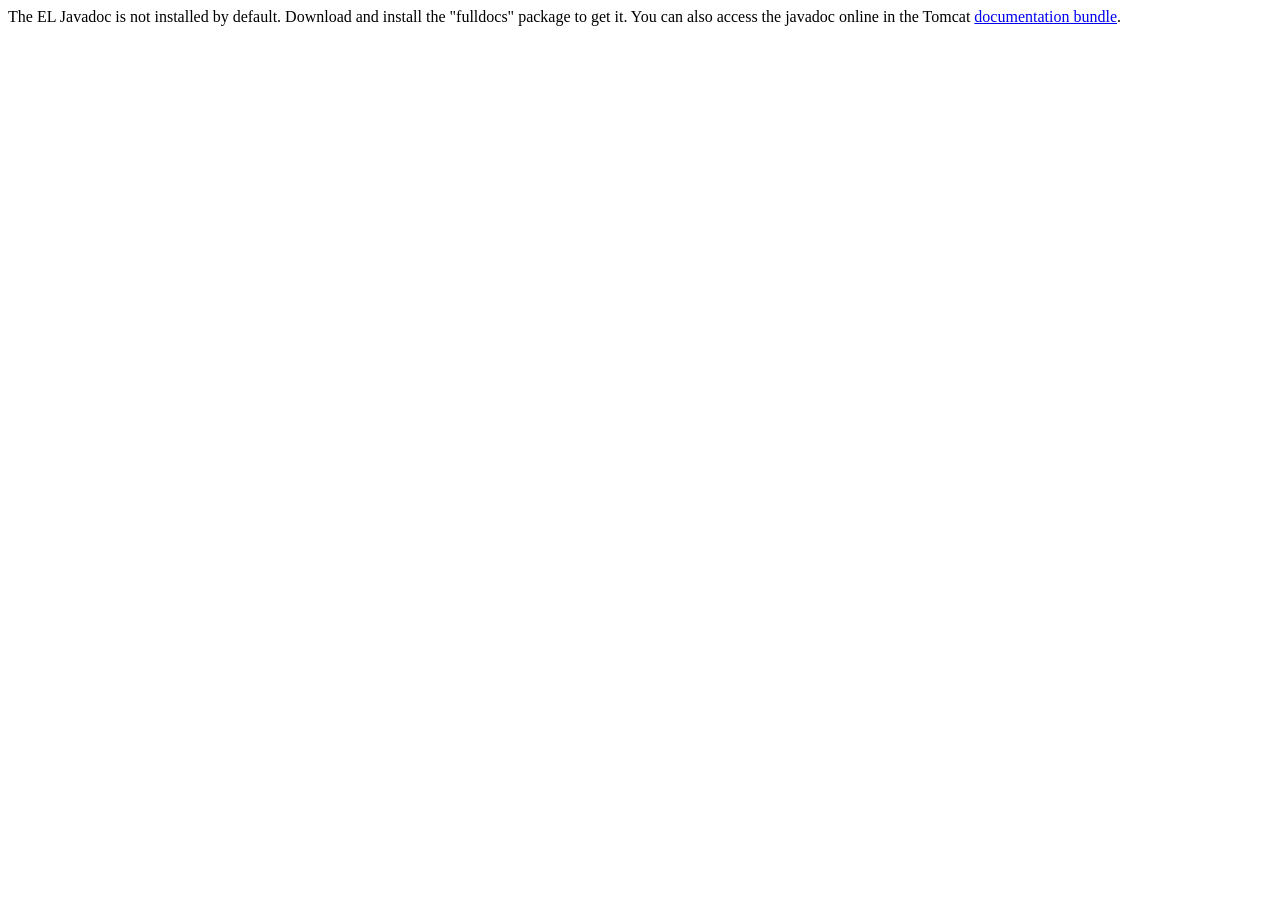
<file: webapps/docs/elapi/index.html>
<!--
  Licensed to the Apache Software Foundation (ASF) under one or more
  contributor license agreements.  See the NOTICE file distributed with
  this work for additional information regarding copyright ownership.
  The ASF licenses this file to You under the Apache License, Version 2.0
  (the "License"); you may not use this file except in compliance with
  the License.  You may obtain a copy of the License at

      http://www.apache.org/licenses/LICENSE-2.0

  Unless required by applicable law or agreed to in writing, software
  distributed under the License is distributed on an "AS IS" BASIS,
  WITHOUT WARRANTIES OR CONDITIONS OF ANY KIND, either express or implied.
  See the License for the specific language governing permissions and
  limitations under the License.
-->
<!DOCTYPE html>
<html>
    <head>
    <meta charset="UTF-8" />
    <title>API docs</title>
</head>

<body>

The EL Javadoc is not installed by default. Download and install
the "fulldocs" package to get it.

You can also access the javadoc online in the Tomcat
<a href="https://tomcat.apache.org/tomcat-9.0-doc/">
documentation bundle</a>.

</body>
</html>
</file>
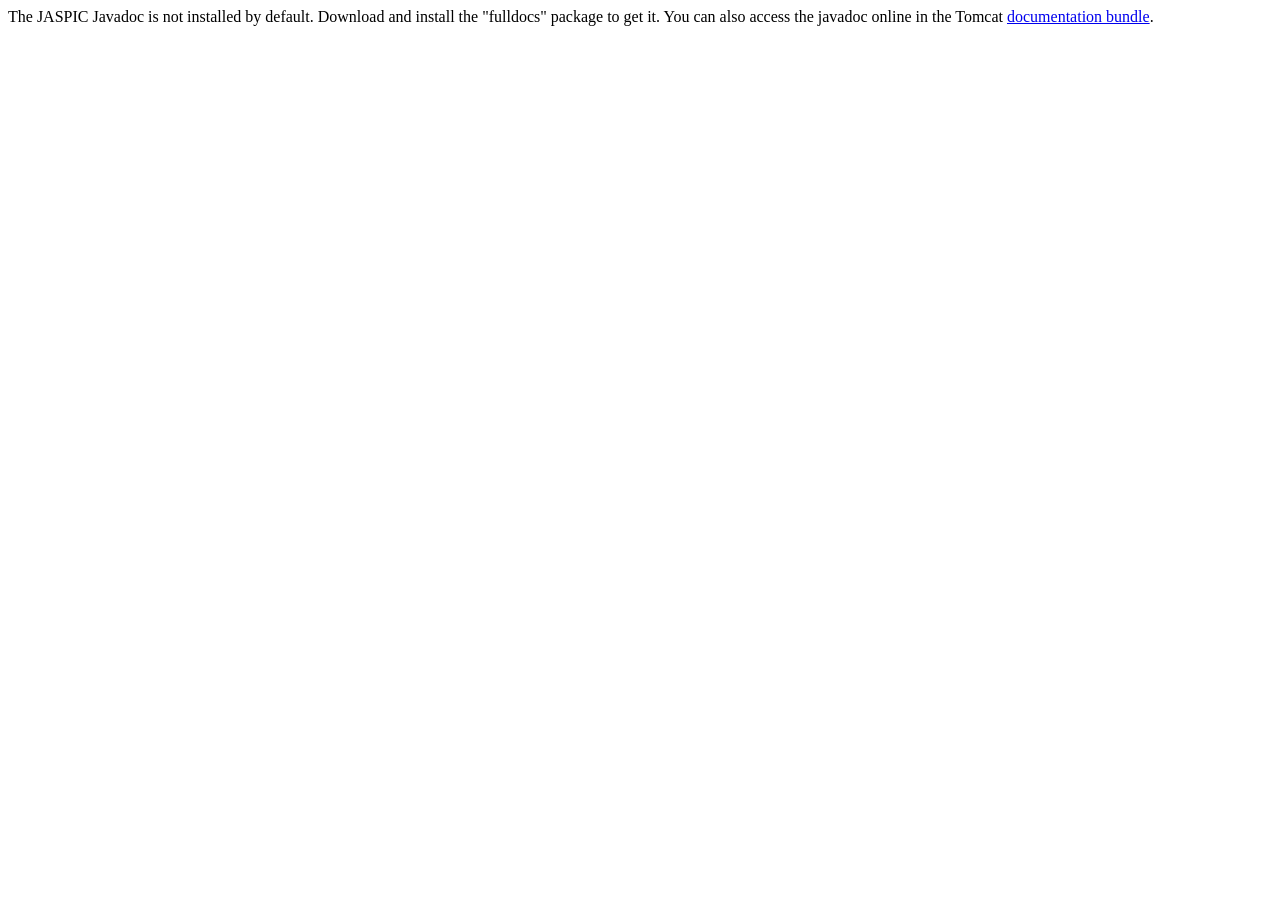
<file: webapps/docs/jaspicapi/index.html>
<!--
  Licensed to the Apache Software Foundation (ASF) under one or more
  contributor license agreements.  See the NOTICE file distributed with
  this work for additional information regarding copyright ownership.
  The ASF licenses this file to You under the Apache License, Version 2.0
  (the "License"); you may not use this file except in compliance with
  the License.  You may obtain a copy of the License at

      http://www.apache.org/licenses/LICENSE-2.0

  Unless required by applicable law or agreed to in writing, software
  distributed under the License is distributed on an "AS IS" BASIS,
  WITHOUT WARRANTIES OR CONDITIONS OF ANY KIND, either express or implied.
  See the License for the specific language governing permissions and
  limitations under the License.
-->
<!DOCTYPE html>
<html>
<head>
    <meta charset="UTF-8" />
    <title>API docs</title>
</head>

<body>

The JASPIC Javadoc is not installed by default. Download and install
the "fulldocs" package to get it.

You can also access the javadoc online in the Tomcat
<a href="https://tomcat.apache.org/tomcat-9.0-doc/">
    documentation bundle</a>.

</body>
</html>
</file>
<file: webapps/docs/images/docs-stylesheet.css>
@charset "utf-8";
/*
  Licensed to the Apache Software Foundation (ASF) under one or more
  contributor license agreements.  See the NOTICE file distributed with
  this work for additional information regarding copyright ownership.
  The ASF licenses this file to You under the Apache License, Version 2.0
  (the "License"); you may not use this file except in compliance with
  the License.  You may obtain a copy of the License at

      http://www.apache.org/licenses/LICENSE-2.0

  Unless required by applicable law or agreed to in writing, software
  distributed under the License is distributed on an "AS IS" BASIS,
  WITHOUT WARRANTIES OR CONDITIONS OF ANY KIND, either express or implied.
  See the License for the specific language governing permissions and
  limitations under the License.
*/

/* Fonts */
@import url("fonts/fonts.css");

/* General style */

h1, h2, h3, h4, h5, h6, th {
  font-weight: 600;
}

body {
  margin: 0;
}

body, input {
  font-family: 'Open Sans', sans-serif;
  font-size: 10.5pt;
}

code, pre {
  font-family: Consolas, monospace;
}

img {
  border: 0;
}

table {
  border-collapse: collapse;
  text-align: left;
}
table *:not(table) {
  /* Prevent border-collapsing for table child elements like <div> */
  border-collapse: separate;
}

th {
  text-align: left;
}

main {
  /* Remove this once all IEs support <main> element */
  display: block;
}


/* Layout */

#wrapper {
  min-width: 400px;
}

#header {
  border-bottom: 1px solid #bbb;
}

@media not print {
    #header {
        box-shadow: 0 0 7px #aaa;
    }
}

#header > div {
  padding-left: 15px;
  padding-right: 15px;

  /* Work-around for old browsers: */
  background-color: #F8F3E4;
  background: linear-gradient(to bottom, #ffffff -10%, #F8F3E4 100%);
  position: relative;
}

#header .logo {
  float: left;
  padding-top: 10px;
  min-width: 190px;
}

#header .logo  img{
  /* To avoid that the Font Descender being added to the parent div's height */
  vertical-align: middle;
}

#header .asfLogo {
  float: right;
  position: relative;
  top: 8px;
}

#header h1 {
  margin-top: 0.6em;
  margin-bottom: 0;
}

#header .versionInfo {
  font-size: 13pt;
  margin-bottom: 1em;
}

#middle {
  display: table;
  table-layout: fixed;
  margin: 0;
  width: 100%;
}
#middle > div { display: table-row; }
#middle > div > div { display: table-cell; vertical-align: top; }



#mainLeft {
  width: 190px;
}

#mainLeft > div {
  margin-top: -1px; /* to overwrite border of element above */
  padding-left: 16px;
  padding-right: 14px;
  padding-top: 6px;
  padding-bottom: 15px;
  background-color: #F8F3E4;
  border-right: 1px solid #bbb;
  border-bottom: 1px solid #bbb;
  font-size: 10pt;
  border-bottom-right-radius: 20px;
  box-shadow: 0 0 5px #aaa;
}

#mainLeft h2 {
  margin-bottom: 0.2em;
  font-size: 1.2em;
}

#mainLeft ul {
  padding: 0;
  margin: 0;
  list-style-type: none;
}

#mainLeft ul a {
  text-indent: -0.6em;
  padding-left: 1.4em;
  display: block;
  text-decoration: none;
  color: #444;
}
#mainLeft ul a:hover {
  color: #000;
  background-color: #D1c9b9;
}

#mainRight {
  padding-left: 14px;
  padding-right: 20px;

}

#footer {
  margin-top: 30px;
  padding-top: 20px;
  padding-bottom: 20px;
  padding-left: 20px;
  padding-right: 20px;
  border-top: 1px solid #ccc;
  color: #444;
  text-align: center;
  /* font-style: italic; */
  font-size: 9pt;
}


/* Content */

#content div.text {
  padding-left: 1em;
  padding-left: 1em;
}

#content h3, #content h4, #content h5, #content h6 {
  padding-left: 5px;
  padding-right: 5px;
  background-color: #eaeaea;
}

@media not print {
    #content h3, #content h4, #content h5, #content h6 {
        border: 1px solid #ccc;
        border-radius: 4px;
    }
}

#content h4, #content h5, #content h6 {
  background-color: #f6f6f6;
}

code {
  background-color: rgb(224,255,255);
}

div.codeBox pre code, code.attributeName, code.propertyName, code.noHighlight, .noHighlight code {
  background-color: transparent;
}
div.codeBox {
  overflow: auto;
  margin: 1em 0;
}
div.codeBox pre {
  margin: 0;
  padding: 4px;
  border: 1px solid #999;
  border-radius: 5px;
  background-color: #eff8ff;
  display: table; /* To prevent <pre>s from taking the complete available width. */
  /*
  When it is officially supported, use the following CSS instead of display: table
  to prevent big <pre>s from exceeding the browser window:
  max-width: available;
  width: min-content;
  */
}

div.codeBox pre.wrap {
  white-space: pre-wrap;
}


table.defaultTable tr, table.detail-table tr {
    border: 1px solid #CCC;
}

table.defaultTable tr:nth-child(even), table.detail-table tr:nth-child(even) {
    background-color: #FAFBFF;
}

table.defaultTable tr:nth-child(odd), table.detail-table tr:nth-child(odd) {
    background-color: #EEEFFF;
}

table.defaultTable th, table.detail-table th {
  background-color: #88b;
  color: #fff;
}

table.defaultTable th, table.defaultTable td, table.detail-table th, table.detail-table td {
  padding: 5px 8px;
}


p.notice {
  border: 1px solid rgb(255, 0, 0);
  background-color: rgb(238, 238, 238);
  color: rgb(0, 51, 102);
  padding: 0.5em;
  margin: 1em 2em 1em 1em;
}


/* Changelog-Styles */

ul.changelog {
  padding-left: 1em;
  list-style-type: none;
}

ul.changelog  li{
  padding-top: 5px;
  padding-bottom: 5px;
}

ul.changelog img {
  vertical-align: middle
}


/* Printer-only Styles */
@media print {
    .noPrint { display: none; }
    #middle > div > div#mainLeft { display: none; }
    a { color: inherit; text-decoration: none; }
}

/* Fix for Comments section which contains a <h4> */
#comments_thread h1, #comments_thread h2, #comments_thread h3, #comments_thread h4, #comments_thread h5, #comments_thread h6 {
    border: none;
    background-color: transparent;
}
</file>
<file: webapps/front-learning/style.css>
body {
    font-family: Arial, sans-serif;
    margin: 0;
    padding: 0;
    display: flex;
    justify-content: center;
    align-items: center;
    height: 100vh;
    background-image: url('beijing.jpg');
    background-size: cover;
    background-position: center;
    background-repeat: no-repeat;
}

.container {
    text-align: center;
}

.form-background {
    background-size: cover;
    background-position: center;
    padding: 20px;
    border-radius: 10px;
    width: 300px;
    box-shadow: 0px 4px 8px rgba(0, 0, 0, 0.2);
}

.logo {
    width: 80px;
    height: auto;
    margin-bottom: 20px;
}

h2 {
    font-size: 24px;
    color: #333;
}

input[type="text"], input[type="password"] {
    width: calc(100% - 20px);
    padding: 10px;
    margin: 10px auto; 
    border: 1px solid #ddd;
    border-radius: 5px;
    text-align: center; 
    color: #333;
    box-sizing: border-box;
}

input[type="text"]:focus, input[type="password"]:focus {
    border: 2px solid #4a90e2;
    color: #4a90e2;
    outline: none;
    font-weight: bold;
}
	

input#username:valid {
    border-color: #32cd32; /* 输入有效时变成绿色边框 */
}

button {
    width: 100%;
    padding: 10px;
    border: none;
    border-radius: 20px;
    background-color: #4a90e2;
    color: #fff;
    font-size: 16px;
    cursor: pointer;
}

button:hover {
    background-color: #357abd;
}

a {
    color: #4a90e2;
    text-decoration: none;
}

a:hover {
    text-decoration: underline;
    color: #357abd;
}
</file>
<file: webapps/front-select-down/styles.css>
.accordion {
    width: 80%;
    margin: 0 auto;
    border: 1px solid #ddd;
    border-radius: 5px;
}

.accordion-item {
    border-bottom: 1px solid #ddd;
}

.accordion-label {
    display: block;
    padding: 15px;
    background-color: #f5f5f5;
    cursor: pointer;
    font-size: 18px;
}

.accordion-checkbox {
    display: none;
}

.accordion-content {
    max-height: 0;
    overflow: hidden;
    padding: 0;
    background-color: #fafafa;
    transition: max-height 0.3s ease;
}

.accordion-checkbox:checked + .accordion-label + .accordion-content {
    max-height: 400px; 
    padding: 15px;
}

.content-image {
    width: 100%;
    max-width: 500px; 
    height: auto;
    display: block;
    margin: 0 auto;
}
</file>
